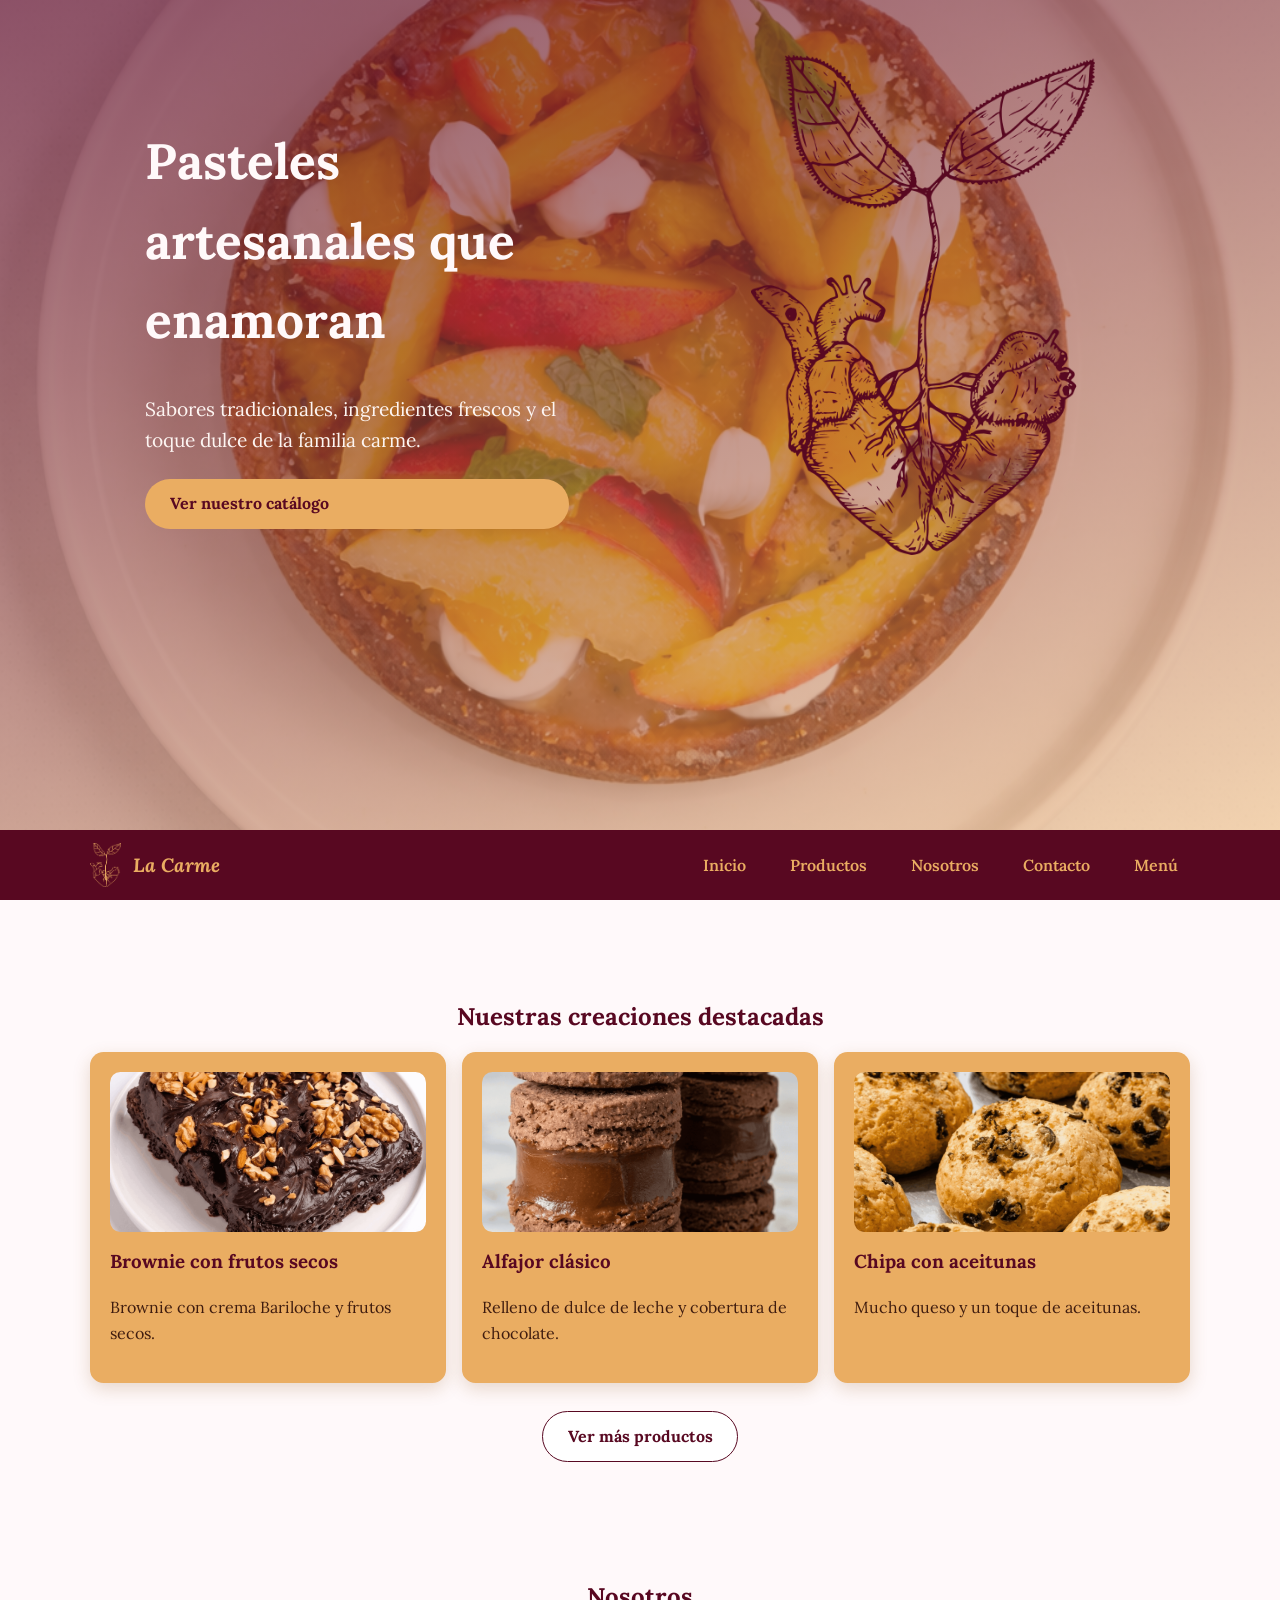
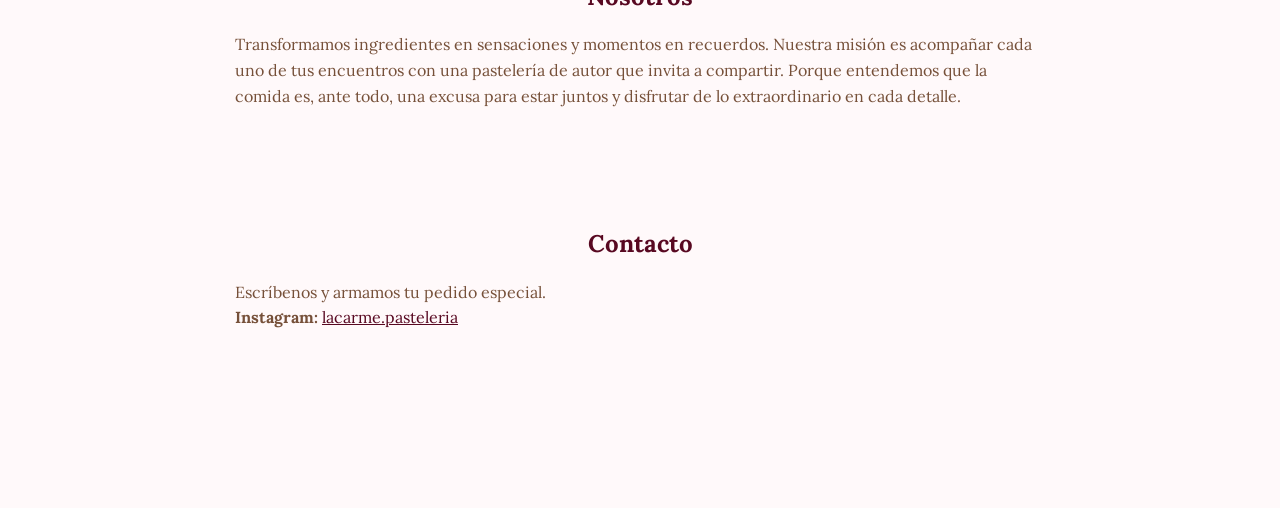
<file: index.html>
<!DOCTYPE html>
<html lang="es">
<head>
  <meta charset="UTF-8" />
  <meta name="viewport" content="width=device-width, initial-scale=1.0" />
  <meta name="description" content="Creando momentos." />
  <title>La Carme Pastelería</title>
  <link rel="icon" href="Recursos/favicon.png" type="image/png" />
  <link rel="stylesheet" href="css/main.css" />
</head>
<body>
  <site-hero></site-hero>
  <site-header></site-header>
  <main>
    <site-products></site-products>
    <site-about></site-about>
    <site-contact></site-contact>
  </main>

  <site-footer></site-footer>

  <script type="module" src="js/main.js"></script>
</body>
</html>
</file>
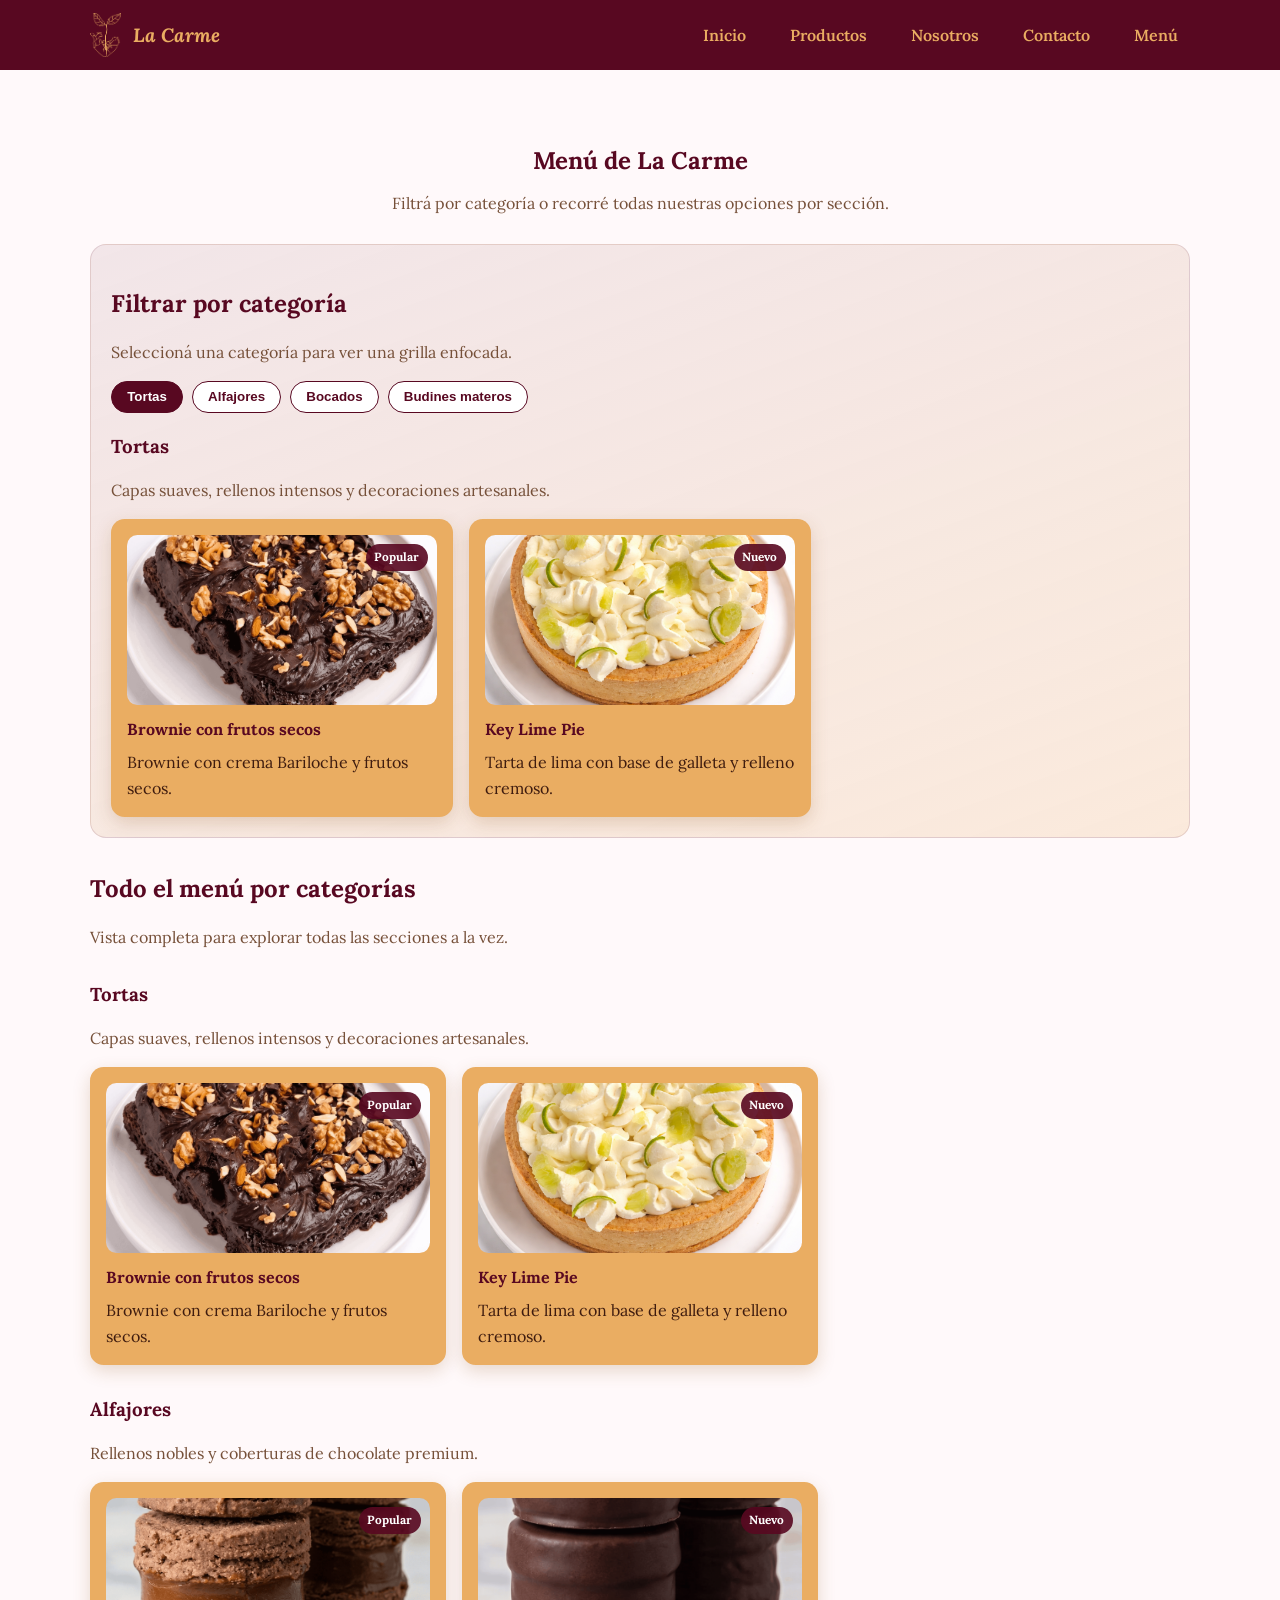
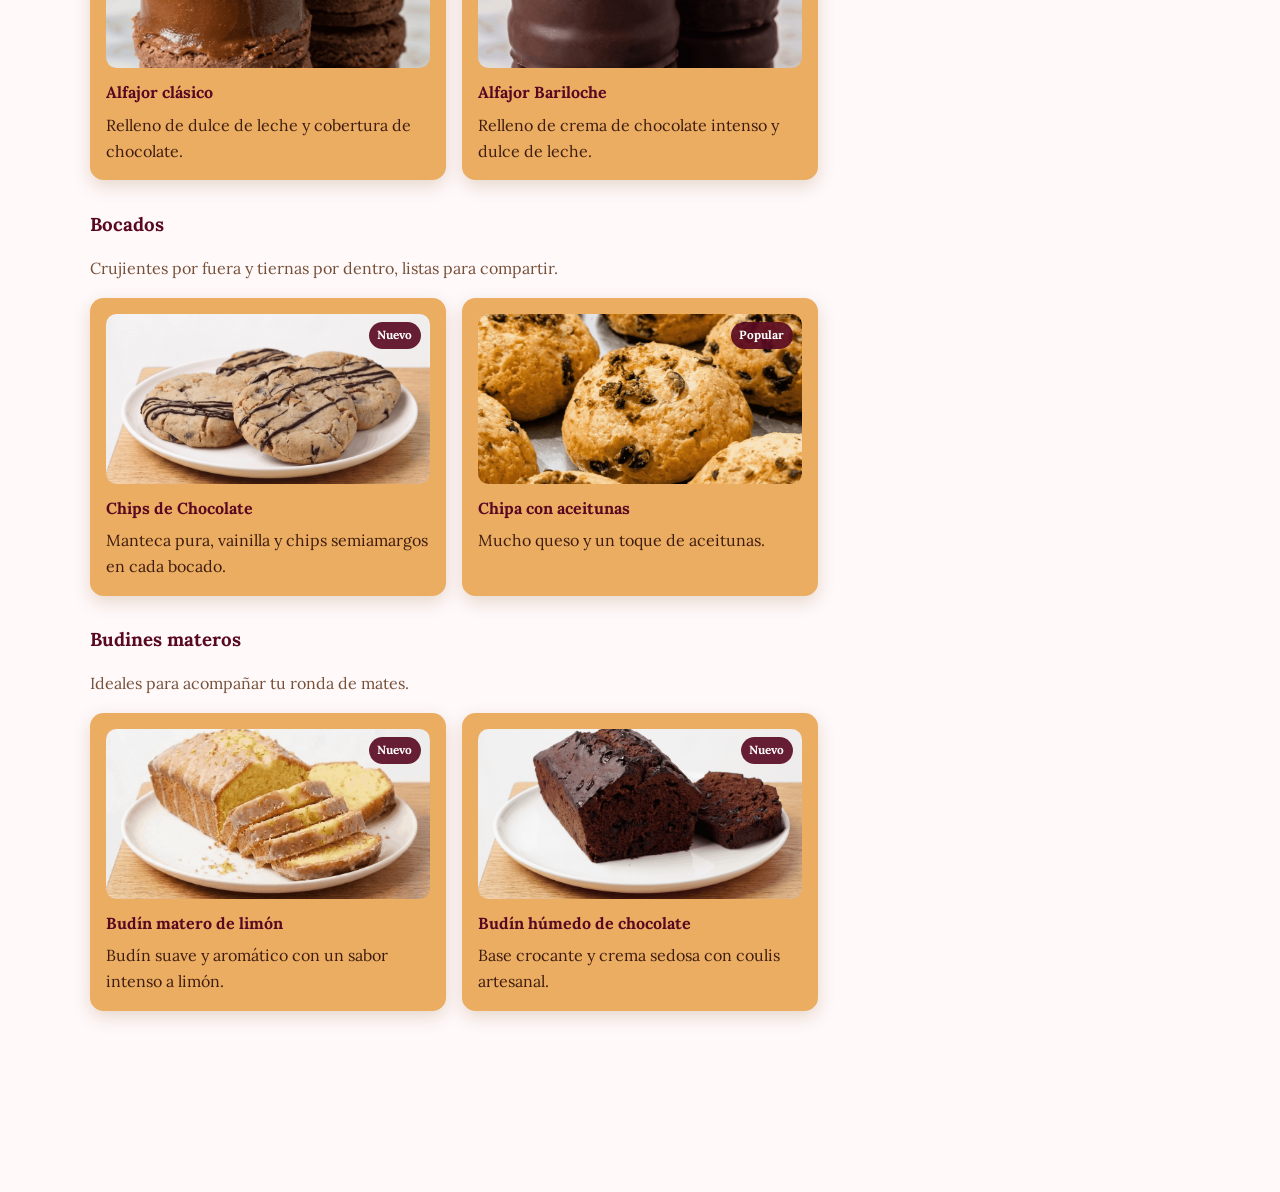
<file: menu.html>
<!DOCTYPE html>
<html lang="es">
<head>
  <meta charset="UTF-8" />
  <meta name="viewport" content="width=device-width, initial-scale=1.0" />
  <meta name="description" content="Menú completo de La Carme Pastelería — tortas, alfajores, galletas y postres artesanales." />
  <title>Menú | La Carme Pastelería</title>
  <link rel="icon" href="Recursos/favicon.png" type="image/png" />
  <link rel="stylesheet" href="css/main.css" />
</head>
<body>
  <site-header></site-header>

  <main>
    <site-menu></site-menu>
  </main>

  <site-footer></site-footer>

  <script type="module" src="js/main.js"></script>
</body>
</html>
</file>
<file: css/main.css>
@import "./variables.css";
@import "./fonts.css";
@import "./reset.css";
@import "./layout.css";
@import "./header.css";
@import "./hero.css";
@import "./buttons.css";
@import "./products.css";
@import "./menu.css";
@import "./about.css";
@import "./contact.css";
@import "./footer.css";
@import "./responsive.css";

.fade-in {
	opacity: 0;
	transform: translateY(24px);
	transition: opacity 0.6s ease, transform 0.6s ease;
}

.fade-in.visible {
	opacity: 1;
	transform: translateY(0);
}
</file>
